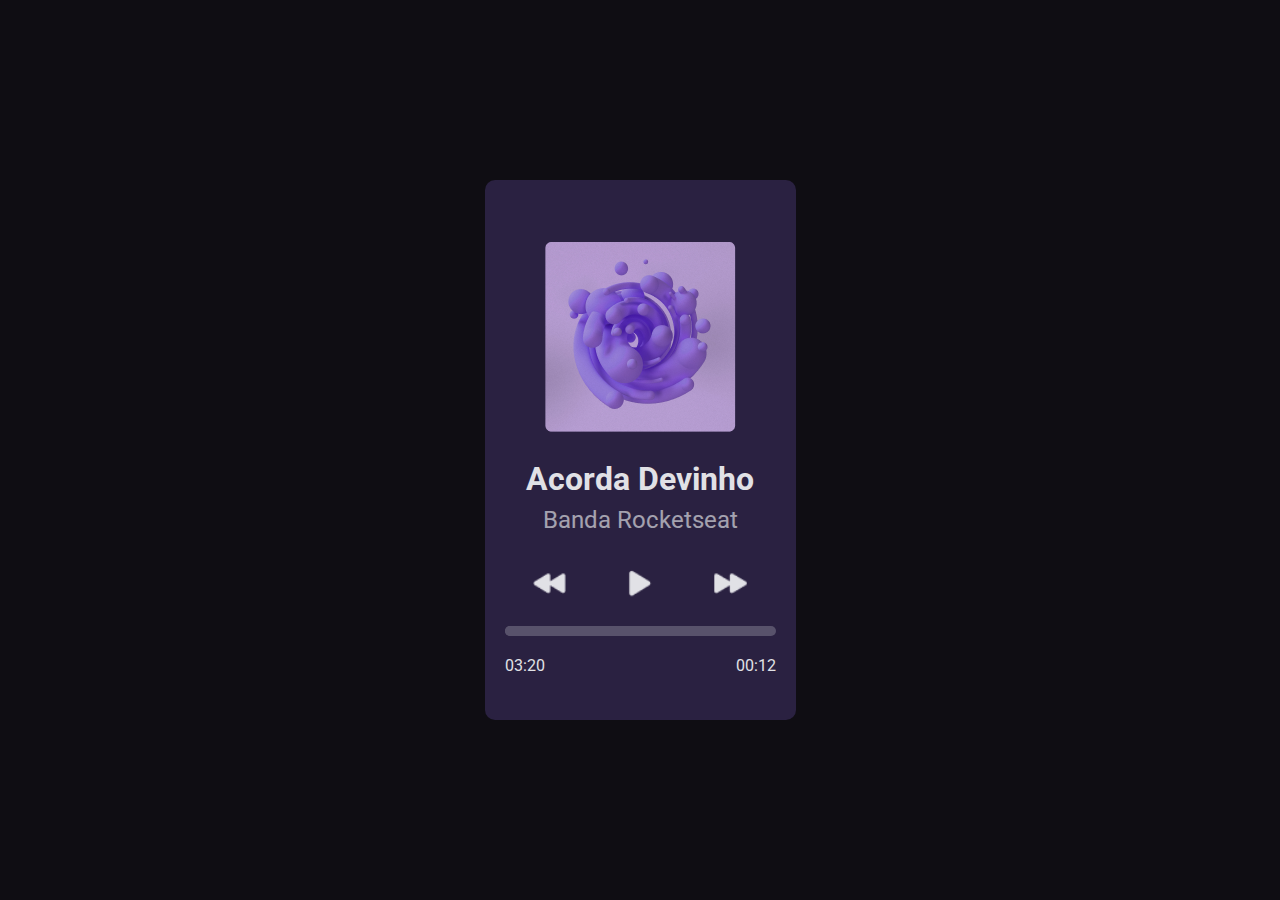
<file: desafio01/index.html>
<!DOCTYPE html>
<html lang="en">
<head>
    <meta charset="UTF-8">
    <meta http-equiv="X-UA-Compatible" content="IE=edge">
    <meta name="viewport" content="width=device-width, initial-scale=1.0">
    <link rel="preconnect" href="https://fonts.googleapis.com">
    <link rel="preconnect" href="https://fonts.gstatic.com" crossorigin>
    <link href="https://fonts.googleapis.com/css2?family=Roboto:wght@400;700&display=swap" rel="stylesheet">
    <link rel="stylesheet" href="./styles.css">
    <title>Bora Codar #01</title>
</head>
<body>
    <main>
        <figure>
            <img class="capa" src="./src/hans-eiskonen-8Pm_A-OHJGg-unsplash 1.png" alt="Capa da música">
        </figure>

        <div class="description">
            <h1> Acorda Devinho </h1>
            <h2> Banda Rocketseat</h2>
        </div>

        <div class="music">
            <div class="control">
                <img src="./src/play-back.png" alt="Voltar música">
                <img src="./src/play.png" alt="Pausar/iniciar">
                <img src="./src/play-forward.png" alt="Proxima música">
            </div>
    
            <div class="slide">
                <div class="bar">
                    <div class="background">
                        <div class="track">
                        </div>
                    </div>
                </div>
            </div>
    
            <div class="info-slide">
                <span>03:20</span>
                <span>00:12</span>
            </div>
        </div>
    </main>
</body>
</html>
</file>
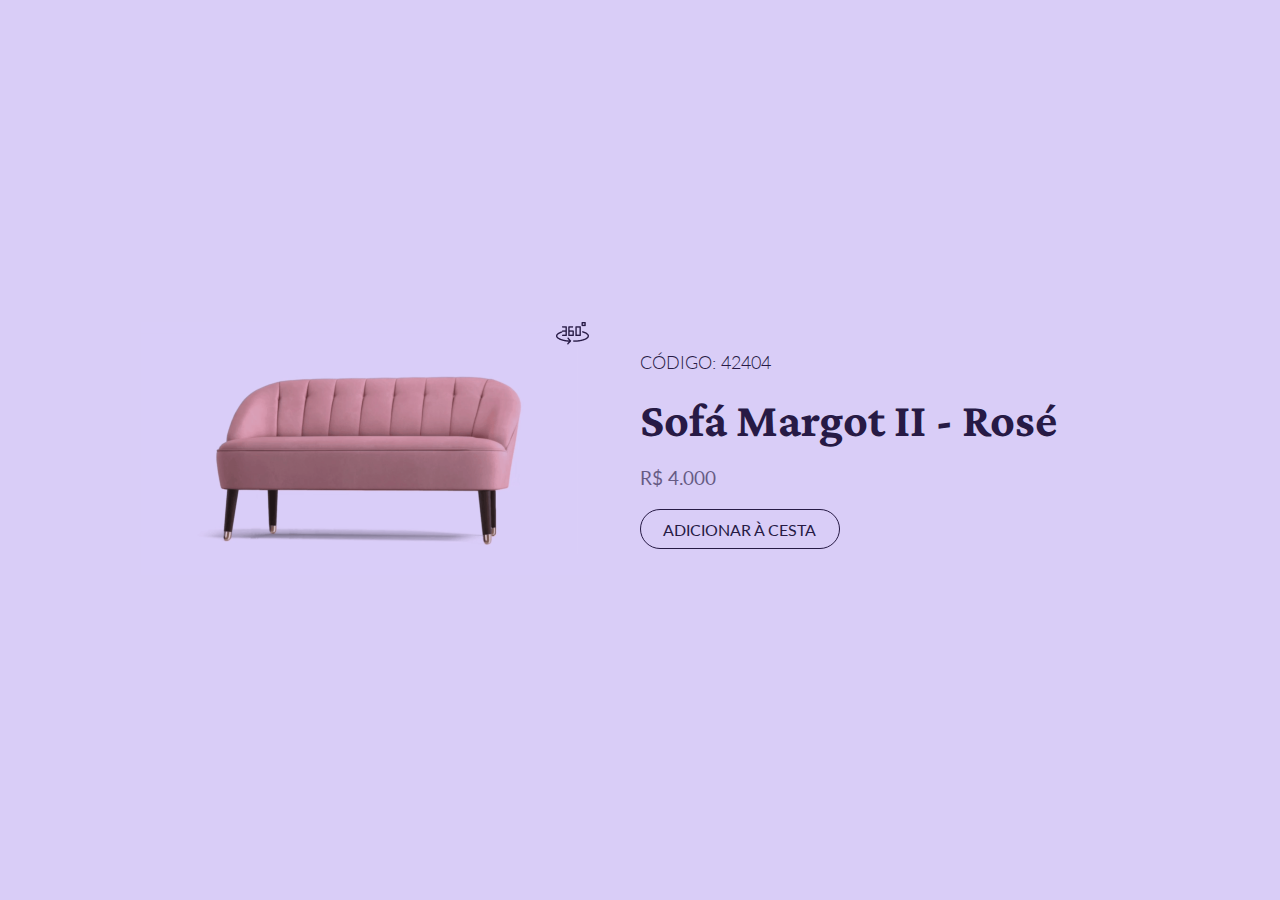
<file: desafio02/index.html>
<!DOCTYPE html>
<html lang="en">
<head>
    <meta charset="UTF-8">
    <meta http-equiv="X-UA-Compatible" content="IE=edge">
    <meta name="viewport" content="width=device-width, initial-scale=1.0">
    <link rel="stylesheet" href="style.css">
    <link rel="preconnect" href="https://fonts.googleapis.com">
    <link rel="preconnect" href="https://fonts.gstatic.com" crossorigin>
    <link href="https://fonts.googleapis.com/css2?family=Crimson+Pro:wght@600&family=Lato:wght@300;400&display=swap" rel="stylesheet">
    <title>Card de produto</title>
</head>
<body>
    <main>
        <div class="imagem">
            <figure id="virar">
                <img src="./src/Vector.png" alt="">
            </figure>

            <figure>
                <img id="sofa" src="./src/image 2.png" alt="Imagem de Sofá">
            </figure>
        </div>

        <div class="text">
            <p id="codigo">Código: 42404</p>

            <h1 id="nome">Sofá Margot II - Rosé</h1>

            <p id="preco">R$ 4.000</p>

            <button>Adicionar à cesta</button>
        </div>
    </main>
</body>
</html>
</file>
<file: desafio01/styles.css>
:root{
    --background: #0F0D13;
    --geral: #2A2141;
    --text: #E1E1E6;
    --other: #C4C4CC;
}

html {
    width: 100%;
    height: 100%;
    font-family: Roboto, sans-serif;
}

body{
    width: 100%;
    height: 100%;
    margin: 0;
    display: grid;
    justify-content: center;
    align-items: center;
    background-color: var(--background);
}

main{
    display: flex;
    flex-direction: column;
    justify-content: center;
    padding: 45px 20px;
    gap: 15px;
    border-radius: 10px;
    background-color: var(--geral);
    color: var(--text);
}

.description {
    display: flex;
    flex-direction: column;
    align-items: center;
    justify-content: center;
}

.description h1{
    margin: 0;
    line-height: 24px;
}

.description h2{
    font-weight: normal;
    opacity: 67%;
    line-height: 19px;
}

.music{
    display: flex;
    flex-direction: column;
    gap: 5px;
}

.control {
    display: flex;
    justify-content: space-around;
    padding-bottom: 20px;
}

.slide {
    display: flex;
    flex-direction: column;
    padding-bottom: 15px;
}

.bar {
    width: 100%;
    height: 10px;
    position: relative;
}

.background {
    width: 100%;
    height: 100%;
    position: absolute;
    border-radius: 10px;
    opacity: 30%;
    background-color: var(--other);
}

.track {
    width: 70%;
    height: 100%;
    border-radius: .5rem;
    background-color: var(--other);
}

.info-slide{
    font-style: normal;
    display: flex;
    justify-content: space-between;
}

.control img{
    width: 35px;
}

.control img:hover {
    transform: scale(1.5);
}

.control img:hover {
    transition: transform 0.3s;
}
</file>
<file: desafio02/style.css>
:root {
    --background: #D9CDF7;
    --font: #271A45; 
}

*{
    margin: 0;
    padding: 0;
}

html{
    width: 100%;
    height: 100%
}


body{
    width: 100%;
    height: 100%;
    display: grid;
    margin: 0;
    align-items: center;
    justify-content: center;
    background-color: var(--background);
}

main{
    width: 100%;
    height: 100%;
    display: flex;
    flex-direction: row;
    justify-content: center;
    align-items: center;
}

.imagem {
    margin-right: 50px;
    display: flex;
    justify-content: flex-end;
}

.text{
    width: 500px;
    display: flex;
    flex-direction: column;
    justify-content: center;
    gap: 20px;
}

#codigo {
    font-family: 'Lato', sans-serif;
    font-weight: 300;
    font-size: large;
    color: var(--font);
    text-transform: uppercase;
}

#nome{
    font-family: 'Crimson Pro', serif;
    color: var(--font);
    font-size: xxx-large;
}

#preco{
    font-family: 'Lato', sans-serif;
    font-weight: normal;
    font-size:larger;
    color: var(--font);
    opacity: 64%;
}

figure{
    margin: 0;
}

button {
    background-color: var(--background);
    font-family: 'Lato', sans-serif;
    font-size: inherit;
    text-transform: uppercase;
    width: 200px;
    height: 40px;
    border-radius: 20px;
    color: var(--font);
    border: var(--font) solid 1px;
}

button:hover {
    background-color: var(--font);
    color: white;
}

.imagem #virar{
    display: flex;
    position: absolute;
    width: 34px;
    height: 23px;
}

#sofa{
    width: 449px;
    height: 253px;
}
</file>
